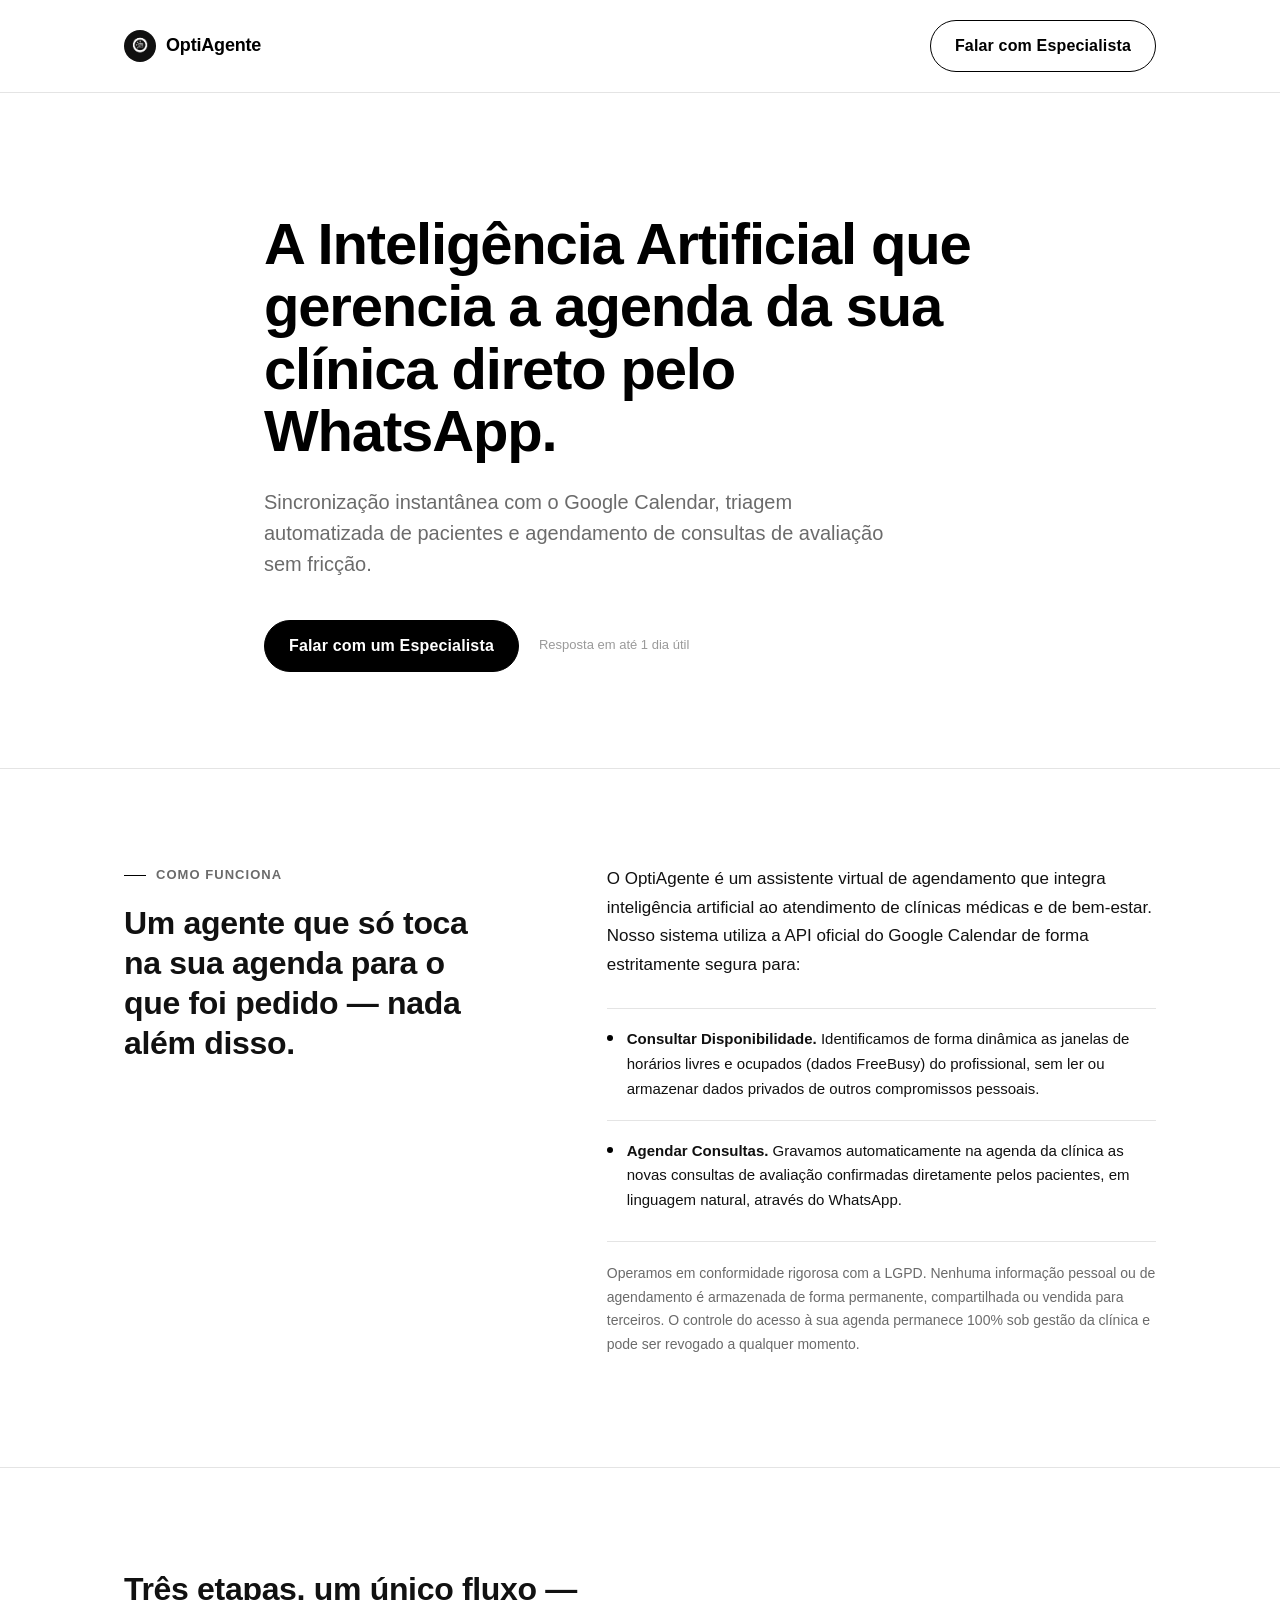
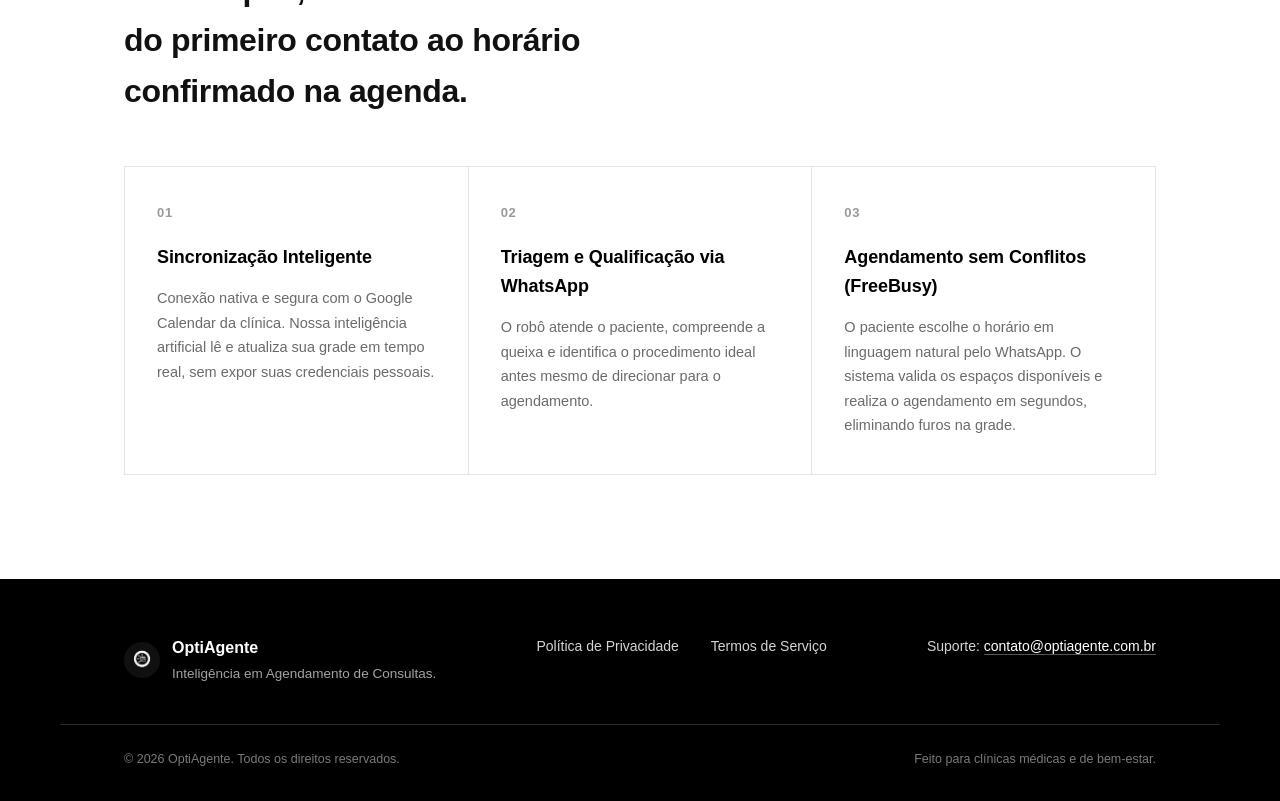
<file: index.html>
<!DOCTYPE html>
<html lang="pt-BR">
<head>
<meta charset="UTF-8" />
<meta name="viewport" content="width=device-width, initial-scale=1.0" />
<title>OptiAgente — Agendamento médico automatizado via WhatsApp</title>
<meta name="description" content="OptiAgente sincroniza o Google Calendar da sua clínica, faz a triagem de pacientes e agenda consultas de avaliação direto pelo WhatsApp, sem fricção e sem furos na agenda." />
<meta name="keywords" content="agendamento médico, agenda clínica, WhatsApp, Google Calendar, IA, automação de atendimento, OptiAgente" />
<meta name="author" content="OptiAgente" />
<meta name="robots" content="index, follow" />
<link rel="canonical" href="https://optiagente.com.br/" />

<!-- Open Graph / Facebook, WhatsApp, LinkedIn -->
<meta property="og:type" content="website" />
<meta property="og:site_name" content="OptiAgente" />
<meta property="og:locale" content="pt_BR" />
<meta property="og:url" content="https://optiagente.com.br/" />
<meta property="og:title" content="OptiAgente — Agendamento médico automatizado via WhatsApp" />
<meta property="og:description" content="A Inteligência Artificial que gerencia a agenda da sua clínica direto pelo WhatsApp. Sincronização com o Google Calendar, triagem de pacientes e agendamento sem fricção." />
<meta property="og:image" content="https://optiagente.com.br/logo.png" />
<meta property="og:image:width" content="1024" />
<meta property="og:image:height" content="1024" />
<meta property="og:image:alt" content="Logotipo OptiAgente" />

<!-- Twitter Card -->
<meta name="twitter:card" content="summary" />
<meta name="twitter:title" content="OptiAgente — Agendamento médico automatizado via WhatsApp" />
<meta name="twitter:description" content="A Inteligência Artificial que gerencia a agenda da sua clínica direto pelo WhatsApp." />
<meta name="twitter:image" content="https://optiagente.com.br/logo.png" />

<meta name="theme-color" content="#000000" />
<link rel="apple-touch-icon" href="logo.png" />
<link rel="icon" href="logo.png" type="image/png" />
<link rel="stylesheet" href="style.css" />
</head>
<body>

<header class="site-header">
  <div class="container">
    <a class="brand" href="index.html">
      <img src="logo.png" alt="Logotipo OptiAgente" />
      <span>OptiAgente</span>
    </a>
    <a class="btn btn-outline" href="https://wa.me/556294845992?text=Ol%C3%A1%2C%20quero%20falar%20com%20um%20especialista%20do%20OptiAgente." target="_blank" rel="noopener">Falar com Especialista</a>
  </div>
</header>

<main>

  <!-- Hero -->
  <section class="hero">
    <div class="container hero-inner">
      <h1>A Inteligência Artificial que gerencia a agenda da sua clínica direto pelo WhatsApp.</h1>
      <h2>Sincronização instantânea com o Google Calendar, triagem automatizada de pacientes e agendamento de consultas de avaliação sem fricção.</h2>
      <div class="hero-actions">
        <a class="btn btn-solid" href="https://wa.me/556294845992?text=Ol%C3%A1%2C%20quero%20conectar%20minha%20cl%C3%ADnica%20ao%20OptiAgente%20e%20falar%20com%20um%20especialista." target="_blank" rel="noopener">Falar com um Especialista</a>
        <span class="hero-note">Resposta em até 1 dia útil</span>
      </div>
    </div>
  </section>

  <!-- Propósito -->
  <section class="purpose">
    <div class="container purpose-grid">
      <div>
        <div class="eyebrow">Como funciona</div>
        <h3>Um agente que só toca na sua agenda para o que foi pedido — nada além disso.</h3>
      </div>
      <div>
        <p class="purpose-lede">O OptiAgente é um assistente virtual de agendamento que integra inteligência artificial ao atendimento de clínicas médicas e de bem-estar. Nosso sistema utiliza a API oficial do Google Calendar de forma estritamente segura para:</p>
        <ul class="purpose-list">
          <li>
            <span class="node-dot" aria-hidden="true"></span>
            <span><strong>Consultar Disponibilidade.</strong> Identificamos de forma dinâmica as janelas de horários livres e ocupados (dados FreeBusy) do profissional, sem ler ou armazenar dados privados de outros compromissos pessoais.</span>
          </li>
          <li>
            <span class="node-dot" aria-hidden="true"></span>
            <span><strong>Agendar Consultas.</strong> Gravamos automaticamente na agenda da clínica as novas consultas de avaliação confirmadas diretamente pelos pacientes, em linguagem natural, através do WhatsApp.</span>
          </li>
        </ul>
        <p class="purpose-foot">Operamos em conformidade rigorosa com a LGPD. Nenhuma informação pessoal ou de agendamento é armazenada de forma permanente, compartilhada ou vendida para terceiros. O controle do acesso à sua agenda permanece 100% sob gestão da clínica e pode ser revogado a qualquer momento.</p>
      </div>
    </div>
  </section>

  <!-- Funcionalidades -->
  <section class="features">
    <div class="container">
      <h3>Três etapas, um único fluxo — do primeiro contato ao horário confirmado na agenda.</h3>
      <div class="features-grid">
        <article class="feature">
          <div class="feature-index">01</div>
          <h4>Sincronização Inteligente</h4>
          <p>Conexão nativa e segura com o Google Calendar da clínica. Nossa inteligência artificial lê e atualiza sua grade em tempo real, sem expor suas credenciais pessoais.</p>
        </article>
        <article class="feature">
          <div class="feature-index">02</div>
          <h4>Triagem e Qualificação via WhatsApp</h4>
          <p>O robô atende o paciente, compreende a queixa e identifica o procedimento ideal antes mesmo de direcionar para o agendamento.</p>
        </article>
        <article class="feature">
          <div class="feature-index">03</div>
          <h4>Agendamento sem Conflitos (FreeBusy)</h4>
          <p>O paciente escolhe o horário em linguagem natural pelo WhatsApp. O sistema valida os espaços disponíveis e realiza o agendamento em segundos, eliminando furos na grade.</p>
        </article>
      </div>
    </div>
  </section>

</main>

<footer class="site-footer">
  <div class="container footer-top">
    <div class="footer-brand">
      <img src="logo.png" alt="Logotipo OptiAgente" />
      <div class="footer-brand-text">
        <div class="name">OptiAgente</div>
        <div class="tagline">Inteligência em Agendamento de Consultas.</div>
      </div>
    </div>
    <nav class="footer-links" aria-label="Links legais">
      <a href="privacidade.html">Política de Privacidade</a>
      <a href="termos.html">Termos de Serviço</a>
    </nav>
    <div class="footer-contact">
      Suporte: <a href="mailto:contato@optiagente.com.br">contato@optiagente.com.br</a>
    </div>
  </div>
  <div class="container footer-bottom">
    <span>© 2026 OptiAgente. Todos os direitos reservados.</span>
    <span>Feito para clínicas médicas e de bem-estar.</span>
  </div>
</footer>

</body>
</html>
</file>
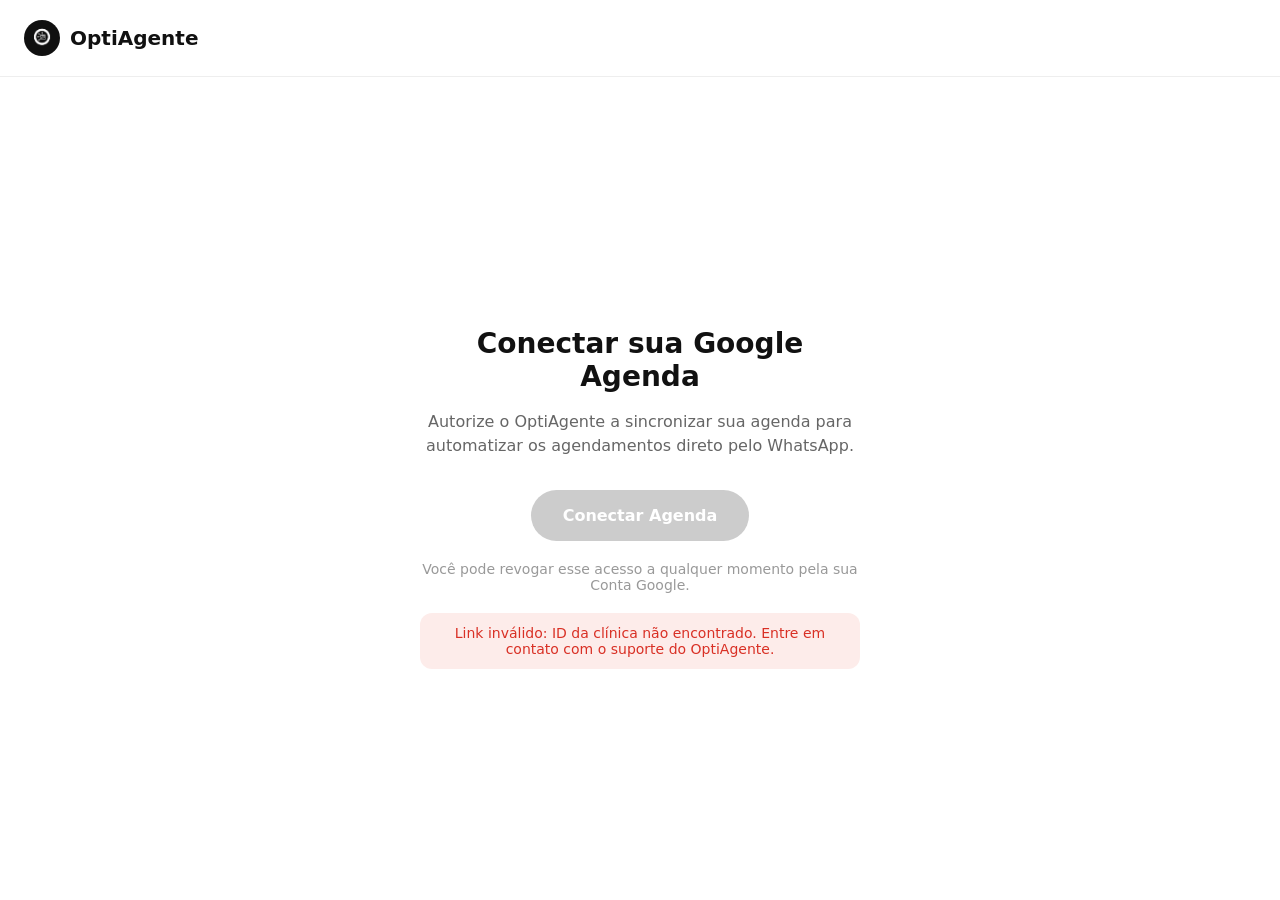
<file: conectar-agenda.html>
<!DOCTYPE html>
<html lang="pt-BR">
<head>
  <meta charset="UTF-8" />
  <meta name="viewport" content="width=device-width, initial-scale=1.0" />
  <title>Conectar Agenda — OptiAgente</title>
  <style>
    * { box-sizing: border-box; }

    body {
      font-family: 'Poppins', 'Segoe UI', system-ui, -apple-system, sans-serif;
      margin: 0;
      background: #ffffff;
      color: #111;
      min-height: 100vh;
      display: flex;
      flex-direction: column;
    }

    header {
      display: flex;
      align-items: center;
      justify-content: space-between;
      padding: 20px 24px;
      border-bottom: 1px solid #eee;
    }

    .logo-area {
      display: flex;
      align-items: center;
      gap: 10px;
      font-weight: 700;
      font-size: 20px;
    }

    .logo-area img {
      width: 36px;
      height: 36px;
      border-radius: 50%;
    }

    main {
      flex: 1;
      display: flex;
      align-items: center;
      justify-content: center;
      padding: 40px 24px;
    }

    .card {
      max-width: 440px;
      text-align: center;
    }

    h1 {
      font-size: 28px;
      font-weight: 800;
      line-height: 1.2;
      margin-bottom: 12px;
    }

    p.subtitle {
      color: #666;
      font-size: 16px;
      margin-bottom: 32px;
      line-height: 1.5;
    }

    /* Botão preenchido (estilo do CTA principal do site) */
    .btn-preenchido {
      background: #111;
      color: #fff;
      border: none;
      padding: 16px 32px;
      border-radius: 999px;
      font-size: 16px;
      font-weight: 700;
      cursor: pointer;
      font-family: inherit;
      transition: opacity 0.15s ease;
    }

    .btn-preenchido:hover { opacity: 0.85; }

    .btn-preenchido:disabled {
      background: #ccc;
      cursor: not-allowed;
    }

    .aviso {
      margin-top: 20px;
      font-size: 14px;
      color: #999;
    }

    .erro {
      margin-top: 20px;
      font-size: 14px;
      color: #d93025;
      background: #fdecea;
      padding: 12px 16px;
      border-radius: 12px;
      display: none;
    }
  </style>
</head>
<body>

  <header>
    <div class="logo-area">
      <img src="logo.png" alt="Logotipo OptiAgente" />
      OptiAgente
    </div>
  </header>

  <main>
    <div class="card">
      <h1>Conectar sua Google Agenda</h1>
      <p class="subtitle">
        Autorize o OptiAgente a sincronizar sua agenda para automatizar os agendamentos direto pelo WhatsApp.
      </p>

      <button id="btnConectar" class="btn-preenchido">Conectar Agenda</button>

      <p class="aviso">Você pode revogar esse acesso a qualquer momento pela sua Conta Google.</p>
      <div id="mensagemErro" class="erro"></div>
    </div>
  </main>

  <script>
    // Client ID público do Google Cloud Console
    const GOOGLE_CLIENT_ID = "399420673400-hjftmqmc0qn18lml43818eitajslp149.apps.googleusercontent.com";

    // URL da Edge Function no Supabase
    const REDIRECT_URI = "https://ajbjlbiszqpeocitrwlj.supabase.co/functions/v1/google-oauth-callback";

    function getClinicaIdDaURL() {
      const params = new URLSearchParams(window.location.search);
      return params.get('clinica_id');
    }

    function conectarGoogleAgenda(clinicaId) {
      const params = new URLSearchParams({
        client_id: GOOGLE_CLIENT_ID,
        redirect_uri: REDIRECT_URI,
        response_type: "code",
        scope: "https://www.googleapis.com/auth/calendar",
        access_type: "offline",
        prompt: "consent",
        state: clinicaId,
      });

      window.location.href = `https://accounts.google.com/o/oauth2/v2/auth?${params.toString()}`;
    }

    const btn = document.getElementById('btnConectar');
    const msgErro = document.getElementById('mensagemErro');
    const clinicaId = getClinicaIdDaURL();

    if (!clinicaId) {
      btn.disabled = true;
      msgErro.style.display = 'block';
      msgErro.textContent = 'Link inválido: ID da clínica não encontrado. Entre em contato com o suporte do OptiAgente.';
    } else {
      btn.addEventListener('click', () => conectarGoogleAgenda(clinicaId));
    }
  </script>

</body>
</html>
</file>
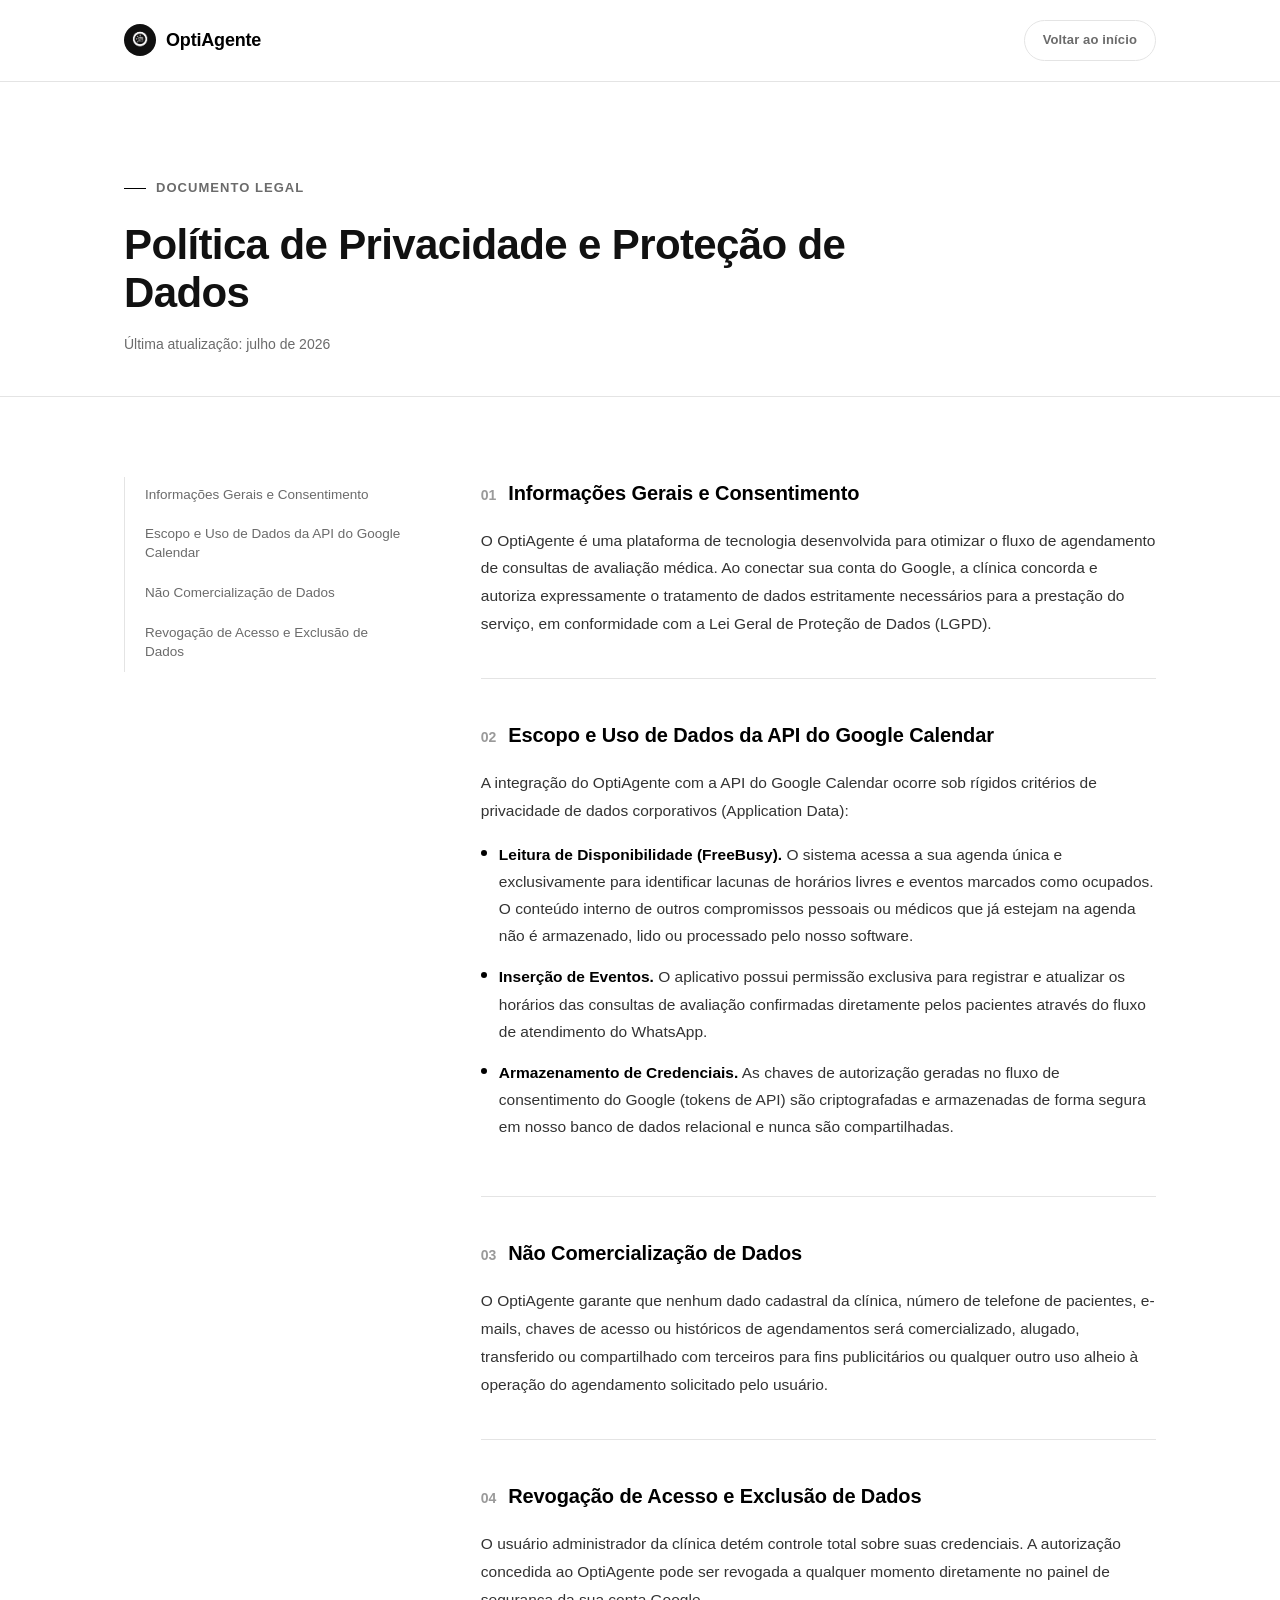
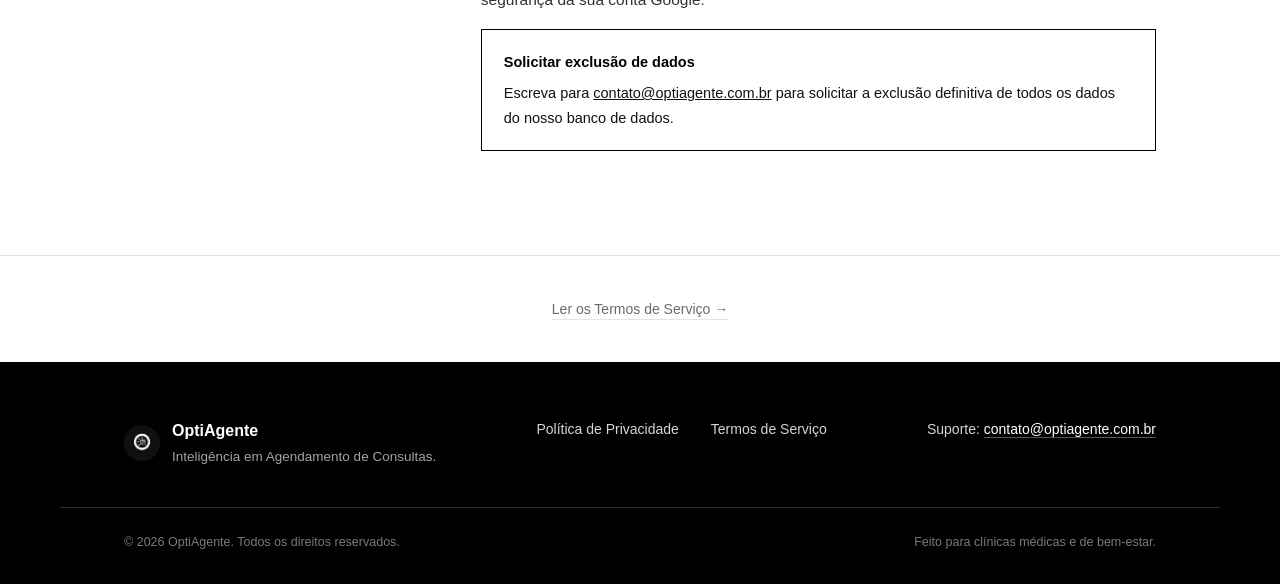
<file: privacidade.html>
<!DOCTYPE html>
<html lang="pt-BR">
<head>
<meta charset="UTF-8" />
<meta name="viewport" content="width=device-width, initial-scale=1.0" />
<title>Política de Privacidade — OptiAgente</title>
<meta name="description" content="Política de Privacidade e Proteção de Dados do OptiAgente: uso da API do Google Calendar, conformidade com a LGPD e controle de acesso." />
<meta name="robots" content="index, follow" />
<link rel="canonical" href="https://optiagente.com.br/privacidade.html" />

<meta property="og:type" content="website" />
<meta property="og:site_name" content="OptiAgente" />
<meta property="og:locale" content="pt_BR" />
<meta property="og:url" content="https://optiagente.com.br/privacidade.html" />
<meta property="og:title" content="Política de Privacidade — OptiAgente" />
<meta property="og:description" content="Como o OptiAgente trata dados de agenda e pacientes, em conformidade com a LGPD e as políticas da API do Google Calendar." />
<meta property="og:image" content="https://optiagente.com.br/logo.png" />
<meta property="og:image:alt" content="Logotipo OptiAgente" />

<meta name="twitter:card" content="summary" />
<meta name="twitter:title" content="Política de Privacidade — OptiAgente" />
<meta name="twitter:image" content="https://optiagente.com.br/logo.png" />

<meta name="theme-color" content="#000000" />
<link rel="apple-touch-icon" href="logo.png" />
<link rel="icon" href="logo.png" type="image/png" />
<link rel="stylesheet" href="style.css" />
</head>
<body>

<header class="site-header">
  <div class="container">
    <a class="brand" href="index.html">
      <img src="logo.png" alt="Logotipo OptiAgente" />
      <span>OptiAgente</span>
    </a>
    <a class="btn btn-ghost" href="index.html">Voltar ao início</a>
  </div>
</header>

<main>
  <section class="legal-hero">
    <div class="container">
      <div class="eyebrow">Documento legal</div>
      <h1>Política de Privacidade e Proteção de Dados</h1>
      <div class="legal-updated">Última atualização: julho de 2026</div>
    </div>
  </section>

  <section class="legal-body container">
    <nav class="legal-toc" aria-label="Sumário">
      <a href="#informacoes-gerais">Informações Gerais e Consentimento</a>
      <a href="#escopo-google">Escopo e Uso de Dados da API do Google Calendar</a>
      <a href="#nao-comercializacao">Não Comercialização de Dados</a>
      <a href="#revogacao">Revogação de Acesso e Exclusão de Dados</a>
    </nav>

    <div class="legal-content">

      <section id="informacoes-gerais">
        <h2><span class="num">01</span> Informações Gerais e Consentimento</h2>
        <p>O OptiAgente é uma plataforma de tecnologia desenvolvida para otimizar o fluxo de agendamento de consultas de avaliação médica. Ao conectar sua conta do Google, a clínica concorda e autoriza expressamente o tratamento de dados estritamente necessários para a prestação do serviço, em conformidade com a Lei Geral de Proteção de Dados (LGPD).</p>
      </section>

      <section id="escopo-google">
        <h2><span class="num">02</span> Escopo e Uso de Dados da API do Google Calendar</h2>
        <p>A integração do OptiAgente com a API do Google Calendar ocorre sob rígidos critérios de privacidade de dados corporativos (Application Data):</p>
        <ul>
          <li>
            <span class="node-dot" aria-hidden="true"></span>
            <span><strong>Leitura de Disponibilidade (FreeBusy).</strong> O sistema acessa a sua agenda única e exclusivamente para identificar lacunas de horários livres e eventos marcados como ocupados. O conteúdo interno de outros compromissos pessoais ou médicos que já estejam na agenda não é armazenado, lido ou processado pelo nosso software.</span>
          </li>
          <li>
            <span class="node-dot" aria-hidden="true"></span>
            <span><strong>Inserção de Eventos.</strong> O aplicativo possui permissão exclusiva para registrar e atualizar os horários das consultas de avaliação confirmadas diretamente pelos pacientes através do fluxo de atendimento do WhatsApp.</span>
          </li>
          <li>
            <span class="node-dot" aria-hidden="true"></span>
            <span><strong>Armazenamento de Credenciais.</strong> As chaves de autorização geradas no fluxo de consentimento do Google (tokens de API) são criptografadas e armazenadas de forma segura em nosso banco de dados relacional e nunca são compartilhadas.</span>
          </li>
        </ul>
      </section>

      <section id="nao-comercializacao">
        <h2><span class="num">03</span> Não Comercialização de Dados</h2>
        <p>O OptiAgente garante que nenhum dado cadastral da clínica, número de telefone de pacientes, e-mails, chaves de acesso ou históricos de agendamentos será comercializado, alugado, transferido ou compartilhado com terceiros para fins publicitários ou qualquer outro uso alheio à operação do agendamento solicitado pelo usuário.</p>
      </section>

      <section id="revogacao">
        <h2><span class="num">04</span> Revogação de Acesso e Exclusão de Dados</h2>
        <p>O usuário administrador da clínica detém controle total sobre suas credenciais. A autorização concedida ao OptiAgente pode ser revogada a qualquer momento diretamente no painel de segurança da sua conta Google.</p>
        <div class="callout">
          <strong>Solicitar exclusão de dados</strong>
          Escreva para <a href="mailto:contato@optiagente.com.br">contato@optiagente.com.br</a> para solicitar a exclusão definitiva de todos os dados do nosso banco de dados.
        </div>
      </section>

    </div>
  </section>

  <div class="legal-cta">
    <a href="termos.html">Ler os Termos de Serviço →</a>
  </div>
</main>

<footer class="site-footer">
  <div class="container footer-top">
    <div class="footer-brand">
      <img src="logo.png" alt="Logotipo OptiAgente" />
      <div class="footer-brand-text">
        <div class="name">OptiAgente</div>
        <div class="tagline">Inteligência em Agendamento de Consultas.</div>
      </div>
    </div>
    <nav class="footer-links" aria-label="Links legais">
      <a href="privacidade.html">Política de Privacidade</a>
      <a href="termos.html">Termos de Serviço</a>
    </nav>
    <div class="footer-contact">
      Suporte: <a href="mailto:contato@optiagente.com.br">contato@optiagente.com.br</a>
    </div>
  </div>
  <div class="container footer-bottom">
    <span>© 2026 OptiAgente. Todos os direitos reservados.</span>
    <span>Feito para clínicas médicas e de bem-estar.</span>
  </div>
</footer>

</body>
</html>
</file>
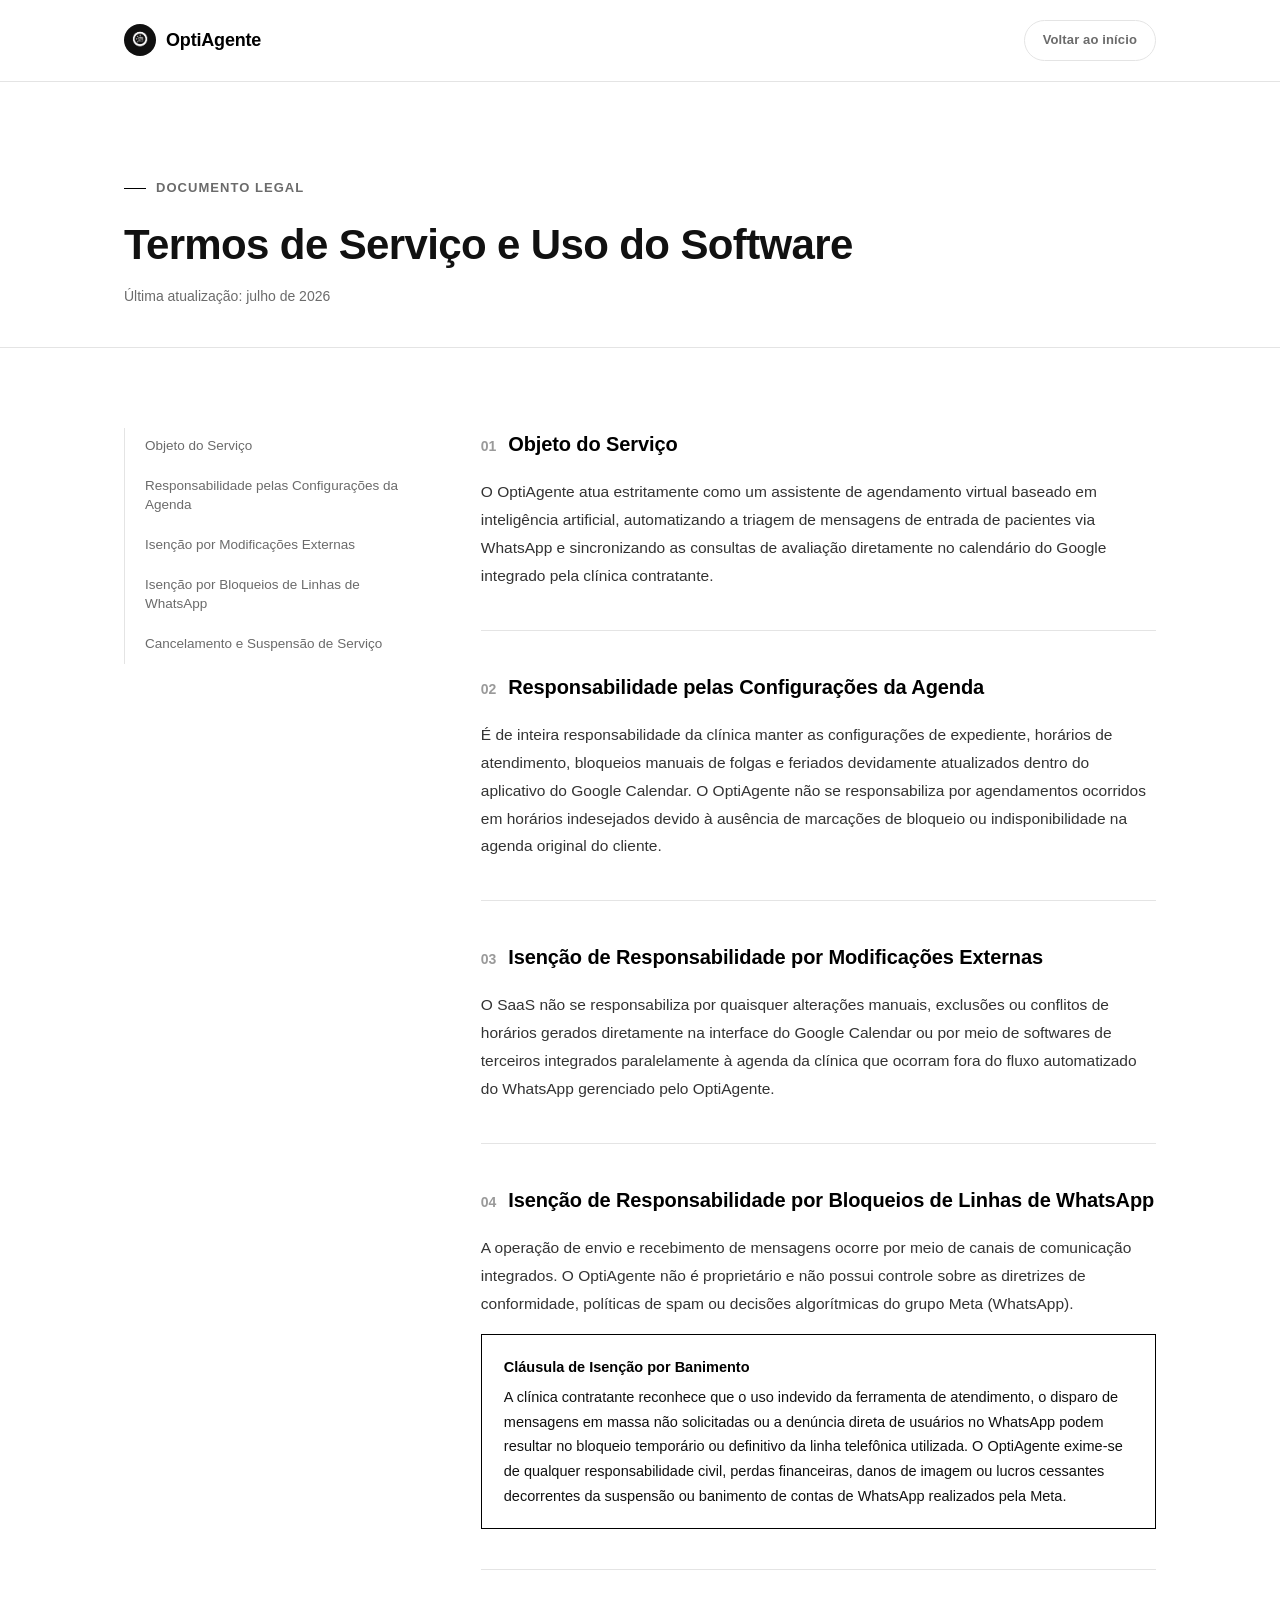
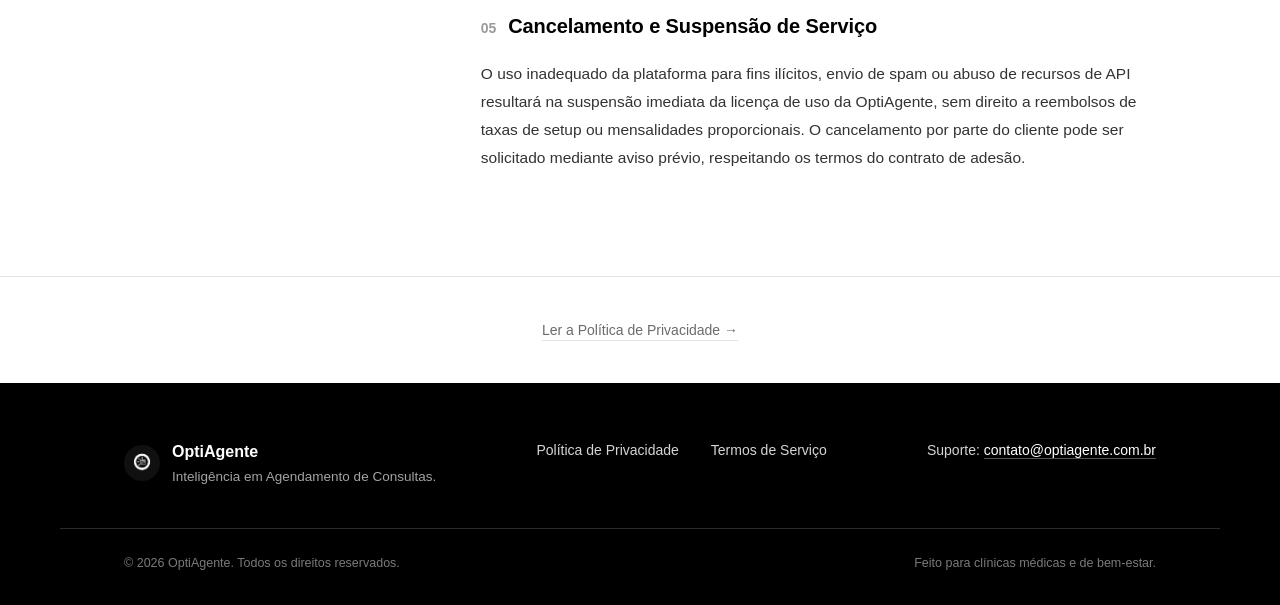
<file: termos.html>
<!DOCTYPE html>
<html lang="pt-BR">
<head>
<meta charset="UTF-8" />
<meta name="viewport" content="width=device-width, initial-scale=1.0" />
<title>Termos de Serviço — OptiAgente</title>
<meta name="description" content="Termos de Serviço e Uso do Software OptiAgente: objeto do serviço, responsabilidades sobre a agenda, integração com WhatsApp e condições de cancelamento." />
<meta name="robots" content="index, follow" />
<link rel="canonical" href="https://optiagente.com.br/termos.html" />

<meta property="og:type" content="website" />
<meta property="og:site_name" content="OptiAgente" />
<meta property="og:locale" content="pt_BR" />
<meta property="og:url" content="https://optiagente.com.br/termos.html" />
<meta property="og:title" content="Termos de Serviço — OptiAgente" />
<meta property="og:description" content="Condições de uso do OptiAgente: escopo do serviço, responsabilidades sobre a agenda e integração com o WhatsApp." />
<meta property="og:image" content="https://optiagente.com.br/logo.png" />
<meta property="og:image:alt" content="Logotipo OptiAgente" />

<meta name="twitter:card" content="summary" />
<meta name="twitter:title" content="Termos de Serviço — OptiAgente" />
<meta name="twitter:image" content="https://optiagente.com.br/logo.png" />

<meta name="theme-color" content="#000000" />
<link rel="apple-touch-icon" href="logo.png" />
<link rel="icon" href="logo.png" type="image/png" />
<link rel="stylesheet" href="style.css" />
</head>
<body>

<header class="site-header">
  <div class="container">
    <a class="brand" href="index.html">
      <img src="logo.png" alt="Logotipo OptiAgente" />
      <span>OptiAgente</span>
    </a>
    <a class="btn btn-ghost" href="index.html">Voltar ao início</a>
  </div>
</header>

<main>
  <section class="legal-hero">
    <div class="container">
      <div class="eyebrow">Documento legal</div>
      <h1>Termos de Serviço e Uso do Software</h1>
      <div class="legal-updated">Última atualização: julho de 2026</div>
    </div>
  </section>

  <section class="legal-body container">
    <nav class="legal-toc" aria-label="Sumário">
      <a href="#objeto">Objeto do Serviço</a>
      <a href="#responsabilidade-agenda">Responsabilidade pelas Configurações da Agenda</a>
      <a href="#modificacoes-externas">Isenção por Modificações Externas</a>
      <a href="#bloqueios-whatsapp">Isenção por Bloqueios de Linhas de WhatsApp</a>
      <a href="#cancelamento">Cancelamento e Suspensão de Serviço</a>
    </nav>

    <div class="legal-content">

      <section id="objeto">
        <h2><span class="num">01</span> Objeto do Serviço</h2>
        <p>O OptiAgente atua estritamente como um assistente de agendamento virtual baseado em inteligência artificial, automatizando a triagem de mensagens de entrada de pacientes via WhatsApp e sincronizando as consultas de avaliação diretamente no calendário do Google integrado pela clínica contratante.</p>
      </section>

      <section id="responsabilidade-agenda">
        <h2><span class="num">02</span> Responsabilidade pelas Configurações da Agenda</h2>
        <p>É de inteira responsabilidade da clínica manter as configurações de expediente, horários de atendimento, bloqueios manuais de folgas e feriados devidamente atualizados dentro do aplicativo do Google Calendar. O OptiAgente não se responsabiliza por agendamentos ocorridos em horários indesejados devido à ausência de marcações de bloqueio ou indisponibilidade na agenda original do cliente.</p>
      </section>

      <section id="modificacoes-externas">
        <h2><span class="num">03</span> Isenção de Responsabilidade por Modificações Externas</h2>
        <p>O SaaS não se responsabiliza por quaisquer alterações manuais, exclusões ou conflitos de horários gerados diretamente na interface do Google Calendar ou por meio de softwares de terceiros integrados paralelamente à agenda da clínica que ocorram fora do fluxo automatizado do WhatsApp gerenciado pelo OptiAgente.</p>
      </section>

      <section id="bloqueios-whatsapp">
        <h2><span class="num">04</span> Isenção de Responsabilidade por Bloqueios de Linhas de WhatsApp</h2>
        <p>A operação de envio e recebimento de mensagens ocorre por meio de canais de comunicação integrados. O OptiAgente não é proprietário e não possui controle sobre as diretrizes de conformidade, políticas de spam ou decisões algorítmicas do grupo Meta (WhatsApp).</p>
        <div class="callout">
          <strong>Cláusula de Isenção por Banimento</strong>
          A clínica contratante reconhece que o uso indevido da ferramenta de atendimento, o disparo de mensagens em massa não solicitadas ou a denúncia direta de usuários no WhatsApp podem resultar no bloqueio temporário ou definitivo da linha telefônica utilizada. O OptiAgente exime-se de qualquer responsabilidade civil, perdas financeiras, danos de imagem ou lucros cessantes decorrentes da suspensão ou banimento de contas de WhatsApp realizados pela Meta.
        </div>
      </section>

      <section id="cancelamento">
        <h2><span class="num">05</span> Cancelamento e Suspensão de Serviço</h2>
        <p>O uso inadequado da plataforma para fins ilícitos, envio de spam ou abuso de recursos de API resultará na suspensão imediata da licença de uso da OptiAgente, sem direito a reembolsos de taxas de setup ou mensalidades proporcionais. O cancelamento por parte do cliente pode ser solicitado mediante aviso prévio, respeitando os termos do contrato de adesão.</p>
      </section>

    </div>
  </section>

  <div class="legal-cta">
    <a href="privacidade.html">Ler a Política de Privacidade →</a>
  </div>
</main>

<footer class="site-footer">
  <div class="container footer-top">
    <div class="footer-brand">
      <img src="logo.png" alt="Logotipo OptiAgente" />
      <div class="footer-brand-text">
        <div class="name">OptiAgente</div>
        <div class="tagline">Inteligência em Agendamento de Consultas.</div>
      </div>
    </div>
    <nav class="footer-links" aria-label="Links legais">
      <a href="privacidade.html">Política de Privacidade</a>
      <a href="termos.html">Termos de Serviço</a>
    </nav>
    <div class="footer-contact">
      Suporte: <a href="mailto:contato@optiagente.com.br">contato@optiagente.com.br</a>
    </div>
  </div>
  <div class="container footer-bottom">
    <span>© 2026 OptiAgente. Todos os direitos reservados.</span>
    <span>Feito para clínicas médicas e de bem-estar.</span>
  </div>
</footer>

</body>
</html>
</file>
<file: style.css>
/* ==========================================================================
   OptiAgente — Design System
   Preto puro / Branco puro, tipografia sans-serif de alto contraste,
   linhas finas de 1px, espaçamento generoso. Sem cor de destaque:
   a hierarquia vem inteiramente de peso, escala e espaço negativo.
   ========================================================================== */

:root {
  --black: #000000;
  --dark: #111111;
  --white: #ffffff;
  --line: #e4e4e4;
  --line-dark: #2a2a2a;
  --gray: #6b6b6b;
  --gray-soft: #9a9a9a;
  --surface: #fafafa;

  --font-sans: 'Inter', -apple-system, BlinkMacSystemFont, 'Segoe UI', Roboto,
    Helvetica, Arial, sans-serif;

  --max: 1160px;
  --gutter: clamp(24px, 6vw, 64px);
}

* {
  box-sizing: border-box;
}

html {
  scroll-behavior: smooth;
}

body {
  margin: 0;
  background: var(--white);
  color: var(--dark);
  font-family: var(--font-sans);
  font-size: 16px;
  line-height: 1.6;
  -webkit-font-smoothing: antialiased;
  -moz-osx-font-smoothing: grayscale;
}

img {
  max-width: 100%;
  display: block;
}

a {
  color: inherit;
}

.container {
  max-width: var(--max);
  margin: 0 auto;
  padding-left: var(--gutter);
  padding-right: var(--gutter);
}

:focus-visible {
  outline: 2px solid var(--black);
  outline-offset: 3px;
}

@media (prefers-reduced-motion: reduce) {
  * {
    animation: none !important;
    transition: none !important;
  }
  html {
    scroll-behavior: auto;
  }
}

/* --------------------------------------------------------------------------
   Node motif — a small repeating signature drawn from the OptiAgente mark:
   a solid dot connected by a hairline. Used as list markers and section
   eyebrows so the icon's own vocabulary threads through the typography.
   -------------------------------------------------------------------------- */

.node-dot {
  display: inline-block;
  width: 6px;
  height: 6px;
  border-radius: 50%;
  background: var(--black);
  flex: 0 0 auto;
}

.eyebrow {
  display: flex;
  align-items: center;
  gap: 10px;
  font-size: 13px;
  letter-spacing: 0.08em;
  text-transform: uppercase;
  color: var(--gray);
  font-weight: 600;
  margin: 0 0 18px;
}

.eyebrow::before {
  content: '';
  width: 22px;
  height: 1px;
  background: var(--black);
}

/* --------------------------------------------------------------------------
   Header
   -------------------------------------------------------------------------- */

.site-header {
  border-bottom: 1px solid var(--line);
  position: sticky;
  top: 0;
  background: rgba(255, 255, 255, 0.92);
  backdrop-filter: saturate(180%) blur(8px);
  z-index: 50;
}

.site-header .container {
  display: flex;
  align-items: center;
  justify-content: space-between;
  padding-top: 20px;
  padding-bottom: 20px;
}

.brand {
  display: flex;
  align-items: center;
  gap: 10px;
  text-decoration: none;
}

.brand img {
  width: 32px;
  height: 32px;
  border-radius: 50%;
}

.brand span {
  font-weight: 700;
  font-size: 18px;
  letter-spacing: -0.01em;
  color: var(--black);
}

button.btn {
  appearance: none;
  -webkit-appearance: none;
  border: none;
  margin: 0;
}

.btn {
  display: inline-flex;
  align-items: center;
  justify-content: center;
  gap: 8px;
  font-family: var(--font-sans);
  font-size: 14px;
  font-weight: 600;
  letter-spacing: 0.01em;
  padding: 12px 24px;
  border-radius: 999px;
  cursor: pointer;
  text-decoration: none;
  white-space: nowrap;
  transition: background-color 0.15s ease, color 0.15s ease, border-color 0.15s ease;
  appearance: none;
  -webkit-appearance: none;
  font: inherit;
  font-weight: 600;
  margin: 0;
}

.btn-outline {
  background: transparent;
  color: var(--black);
  border: 1px solid var(--black);
}

.btn-outline:hover {
  background: var(--black);
  color: var(--white);
}

.btn-solid {
  background: var(--black);
  color: var(--white);
  border: 1px solid var(--black);
}

.btn-solid:hover {
  background: var(--dark);
}

.btn-ghost {
  background: transparent;
  color: var(--gray);
  border: 1px solid var(--line);
  font-size: 13px;
  padding: 9px 18px;
}

.btn-ghost:hover {
  border-color: var(--black);
  color: var(--black);
}

/* --------------------------------------------------------------------------
   Hero
   -------------------------------------------------------------------------- */

.hero {
  padding-top: clamp(64px, 10vw, 120px);
  padding-bottom: clamp(56px, 8vw, 96px);
  border-bottom: 1px solid var(--line);
}

.hero-inner {
  max-width: 880px;
}

.hero h1 {
  font-size: clamp(34px, 5.4vw, 58px);
  line-height: 1.08;
  letter-spacing: -0.02em;
  font-weight: 700;
  margin: 0 0 24px;
  color: var(--black);
}

.hero h2 {
  font-weight: 400;
  font-size: clamp(17px, 2vw, 20px);
  line-height: 1.55;
  color: var(--gray);
  max-width: 620px;
  margin: 0 0 40px;
}

.hero-actions {
  display: flex;
  align-items: center;
  gap: 20px;
  flex-wrap: wrap;
}

.hero-note {
  font-size: 13px;
  color: var(--gray-soft);
}

/* --------------------------------------------------------------------------
   Purpose section
   -------------------------------------------------------------------------- */

.purpose {
  padding-top: clamp(56px, 8vw, 96px);
  padding-bottom: clamp(56px, 8vw, 96px);
  border-bottom: 1px solid var(--line);
}

.purpose-grid {
  display: grid;
  grid-template-columns: 0.85fr 1.15fr;
  gap: clamp(32px, 6vw, 80px);
  align-items: start;
}

.purpose h3 {
  font-size: clamp(24px, 3vw, 32px);
  line-height: 1.25;
  letter-spacing: -0.01em;
  font-weight: 700;
  margin: 0;
  max-width: 360px;
}

.purpose-lede {
  font-size: 17px;
  line-height: 1.7;
  color: var(--dark);
  margin: 0 0 28px;
}

.purpose-list {
  list-style: none;
  margin: 0 0 28px;
  padding: 0;
  display: flex;
  flex-direction: column;
  gap: 18px;
}

.purpose-list li {
  display: flex;
  gap: 14px;
  align-items: flex-start;
  font-size: 15px;
  line-height: 1.65;
  color: var(--dark);
  border-top: 1px solid var(--line);
  padding-top: 18px;
}

.purpose-list li .node-dot {
  margin-top: 8px;
}

.purpose-list strong {
  font-weight: 600;
}

.purpose-foot {
  font-size: 14px;
  line-height: 1.7;
  color: var(--gray);
  border-top: 1px solid var(--line);
  padding-top: 20px;
}

/* --------------------------------------------------------------------------
   Features
   -------------------------------------------------------------------------- */

.features {
  padding-top: clamp(56px, 8vw, 96px);
  padding-bottom: clamp(64px, 9vw, 104px);
}

.features h3 {
  font-size: clamp(24px, 3vw, 32px);
  font-weight: 700;
  letter-spacing: -0.01em;
  margin: 0 0 48px;
  max-width: 460px;
}

.features-grid {
  display: grid;
  grid-template-columns: repeat(3, 1fr);
  border-top: 1px solid var(--line);
  border-left: 1px solid var(--line);
}

.feature {
  padding: 36px 32px;
  border-right: 1px solid var(--line);
  border-bottom: 1px solid var(--line);
}

.feature-index {
  font-size: 13px;
  color: var(--gray-soft);
  font-weight: 600;
  letter-spacing: 0.05em;
  margin-bottom: 20px;
}

.feature h4 {
  font-size: 18px;
  font-weight: 700;
  letter-spacing: -0.005em;
  margin: 0 0 14px;
  color: var(--black);
}

.feature p {
  font-size: 14.5px;
  line-height: 1.7;
  color: var(--gray);
  margin: 0;
}

/* --------------------------------------------------------------------------
   Footer — compliance block
   -------------------------------------------------------------------------- */

.site-footer {
  background: var(--black);
  color: var(--white);
}

.footer-top {
  padding-top: 56px;
  padding-bottom: 40px;
  display: flex;
  justify-content: space-between;
  align-items: flex-start;
  gap: 32px;
  flex-wrap: wrap;
  border-bottom: 1px solid var(--line-dark);
}

.footer-brand {
  display: flex;
  align-items: center;
  gap: 12px;
}

.footer-brand img {
  width: 36px;
  height: 36px;
  border-radius: 50%;
}

.footer-brand-text .name {
  font-weight: 700;
  font-size: 16px;
  color: var(--white);
}

.footer-brand-text .tagline {
  font-size: 13.5px;
  color: #a3a3a3;
  margin-top: 2px;
}

.footer-links {
  display: flex;
  gap: 32px;
  flex-wrap: wrap;
}

.footer-links a {
  font-size: 14px;
  color: #d4d4d4;
  text-decoration: none;
  border-bottom: 1px solid transparent;
  padding-bottom: 2px;
  transition: color 0.15s ease, border-color 0.15s ease;
}

.footer-links a:hover {
  color: var(--white);
  border-color: var(--white);
}

.footer-contact {
  font-size: 14px;
  color: #d4d4d4;
}

.footer-contact a {
  color: var(--white);
  text-decoration: none;
  border-bottom: 1px solid #555;
}

.footer-bottom {
  padding-top: 24px;
  padding-bottom: 32px;
  display: flex;
  justify-content: space-between;
  flex-wrap: wrap;
  gap: 12px;
  font-size: 12.5px;
  color: #7a7a7a;
}

/* --------------------------------------------------------------------------
   Legal pages (Privacidade / Termos)
   -------------------------------------------------------------------------- */

.legal-hero {
  padding-top: clamp(56px, 8vw, 96px);
  padding-bottom: 40px;
  border-bottom: 1px solid var(--line);
}

.legal-hero .eyebrow {
  margin-bottom: 22px;
}

.legal-hero h1 {
  font-size: clamp(30px, 4vw, 42px);
  line-height: 1.15;
  letter-spacing: -0.015em;
  font-weight: 700;
  margin: 0 0 16px;
  max-width: 760px;
}

.legal-updated {
  font-size: 14px;
  color: var(--gray);
}

.legal-body {
  padding-top: clamp(48px, 7vw, 80px);
  padding-bottom: clamp(64px, 9vw, 104px);
  display: grid;
  grid-template-columns: 280px 1fr;
  gap: clamp(32px, 6vw, 80px);
  align-items: start;
}

.legal-toc {
  position: sticky;
  top: 96px;
  display: flex;
  flex-direction: column;
  gap: 2px;
  border-left: 1px solid var(--line);
  padding-left: 20px;
}

.legal-toc a {
  font-size: 13.5px;
  color: var(--gray);
  text-decoration: none;
  padding: 9px 0;
  line-height: 1.4;
  border-bottom: 1px solid transparent;
}

.legal-toc a:hover {
  color: var(--black);
}

.legal-content section {
  padding-bottom: 40px;
  margin-bottom: 40px;
  border-bottom: 1px solid var(--line);
  scroll-margin-top: 96px;
}

.legal-content section:last-child {
  border-bottom: none;
  margin-bottom: 0;
  padding-bottom: 0;
}

.legal-content h2 {
  display: flex;
  align-items: baseline;
  gap: 12px;
  font-size: 20px;
  font-weight: 700;
  letter-spacing: -0.005em;
  margin: 0 0 18px;
  color: var(--black);
}

.legal-content h2 .num {
  font-size: 14px;
  font-weight: 600;
  color: var(--gray-soft);
  font-variant-numeric: tabular-nums;
}

.legal-content p {
  font-size: 15.5px;
  line-height: 1.8;
  color: #333333;
  margin: 0 0 16px;
}

.legal-content p:last-child {
  margin-bottom: 0;
}

.legal-content ul {
  list-style: none;
  margin: 0 0 16px;
  padding: 0;
  display: flex;
  flex-direction: column;
  gap: 14px;
}

.legal-content ul li {
  display: flex;
  gap: 12px;
  align-items: flex-start;
  font-size: 15.5px;
  line-height: 1.75;
  color: #333333;
}

.legal-content ul li .node-dot {
  margin-top: 9px;
}

.legal-content strong {
  font-weight: 600;
  color: var(--black);
}

.legal-content .callout {
  border: 1px solid var(--black);
  padding: 20px 22px;
  font-size: 14.5px;
  line-height: 1.7;
  color: var(--dark);
}

.legal-content .callout strong {
  display: block;
  margin-bottom: 6px;
}

.legal-cta {
  border-top: 1px solid var(--line);
  padding: 40px var(--gutter);
  text-align: center;
}

.legal-cta a {
  font-size: 14px;
  text-decoration: none;
  color: var(--gray);
  border-bottom: 1px solid var(--line);
  padding-bottom: 2px;
}

.legal-cta a:hover {
  color: var(--black);
  border-color: var(--black);
}

/* --------------------------------------------------------------------------
   Responsive
   -------------------------------------------------------------------------- */

@media (max-width: 860px) {
  .purpose-grid {
    grid-template-columns: 1fr;
  }

  .features-grid {
    grid-template-columns: 1fr;
  }

  .legal-body {
    grid-template-columns: 1fr;
  }

  .legal-toc {
    position: static;
    flex-direction: row;
    flex-wrap: wrap;
    gap: 8px 20px;
    border-left: none;
    border-bottom: 1px solid var(--line);
    padding-left: 0;
    padding-bottom: 20px;
  }

  .footer-top {
    flex-direction: column;
  }
}

@media (max-width: 560px) {
  .site-header .btn-outline span.long {
    display: none;
  }

  .hero-actions {
    flex-direction: column;
    align-items: flex-start;
  }
}
</file>
